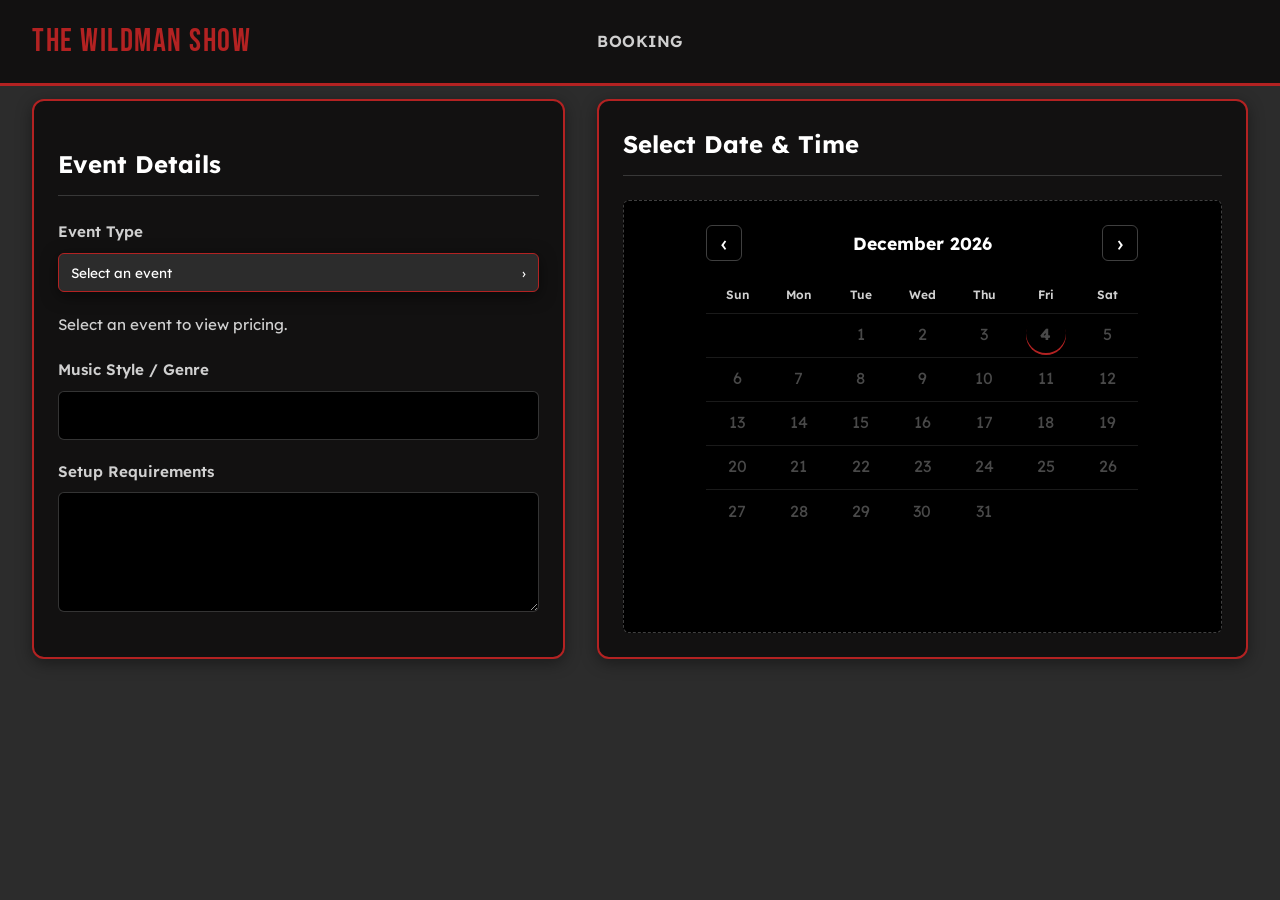
<file: index.html>
<!DOCTYPE html>
<html lang="en">
<head>
  <meta charset="UTF-8">
  <meta name="viewport" content="width=device-width, initial-scale=1.0">
  <title>Book Event</title>
  <link rel="stylesheet" href="global.css">
  <link rel="stylesheet" href="booking.css"> 
</head>
<body>

  <!-- Dynamic Navigation Insert Container -->
  <div id="nav-insert"></div>

  <main>
    <div class="booking-container">
      <section class="booking-box info-box">
        <h2>Event Details</h2>
        <form class="booking-form">
          <div class="form-group event-type-group">
            <label id="event-type-label" for="event-type-trigger">Event Type</label>
            <select id="event-type" name="event-type" class="event-type-native" required tabindex="-1" aria-hidden="true">
              <option value="" selected disabled>Select an event</option>
              <option value="wedding">Wedding</option>
              <option value="party">Party</option>
              <option value="karaoke">Karaoke</option>
              <option value="photo-booth">Photo Booth</option>
            </select>
            <button type="button" class="event-type-trigger" id="event-type-trigger" role="combobox" aria-labelledby="event-type-label event-type-value" aria-haspopup="listbox" aria-expanded="false" aria-controls="event-type-menu">
              <span id="event-type-value">Select an event</span>
              <span aria-hidden="true">&rsaquo;</span>
            </button>
            <div class="event-type-menu" id="event-type-menu" role="listbox" aria-label="Event Type" hidden>
              <button type="button" role="option" data-event-type="wedding" aria-selected="false">Wedding</button>
              <button type="button" role="option" data-event-type="party" aria-selected="false">Party</button>
              <button type="button" role="option" data-event-type="karaoke" aria-selected="false">Karaoke</button>
              <button type="button" role="option" data-event-type="photo-booth" aria-selected="false">Photo Booth</button>
            </div>
            <div class="photo-booth-options" id="photo-booth-options" role="group" aria-label="Photo Booth options" hidden>
              <span>Choose a Photo Booth package</span>
              <button type="button" data-photo-option="digital">Digital — $450</button>
              <button type="button" data-photo-option="printing">Printing — $550</button>
            </div>
          </div>

          <div class="event-pricing" id="event-pricing" aria-live="polite">
            <span id="event-pricing-text">Select an event to view pricing.</span>
            <button type="button" class="change-photo-option" id="change-photo-option" hidden>
              Change Photo Booth option
            </button>
          </div>

          <div class="form-group">
            <label for="music-preference">Music Style / Genre</label>
            <input type="text" id="music-preference" name="music-preference">
          </div>

          <div class="form-group">
            <label for="setup-type">Setup Requirements</label>
            <textarea id="setup-type" name="setup-type" rows="4"></textarea>
          </div>
        </form>
      </section>

      <section class="booking-box calendar-box">
        <div class="calendar-box-header">
          <h2>Select Date &amp; Time</h2>
          <button type="button" id="back-to-calendar" hidden>Back to calendar</button>
          <button type="button" id="back-to-times" hidden>Back to available times</button>
        </div>
        <div class="cal-embed-placeholder" id="calendar-container">
          <div class="calendar-stage" id="calendar-stage">
            <div class="calendar-month">
              <button type="button" id="previous-month" aria-label="Previous month">&lsaquo;</button>
              <h3 id="calendar-month-label" aria-live="polite"></h3>
              <button type="button" id="next-month" aria-label="Next month">&rsaquo;</button>
            </div>
            <table class="month-grid" aria-label="Monthly calendar">
              <thead>
                <tr>
                  <th scope="col">Sun</th>
                  <th scope="col">Mon</th>
                  <th scope="col">Tue</th>
                  <th scope="col">Wed</th>
                  <th scope="col">Thu</th>
                  <th scope="col">Fri</th>
                  <th scope="col">Sat</th>
                </tr>
              </thead>
              <tbody id="calendar-days"></tbody>
            </table>
            <p class="calendar-status" id="calendar-status" aria-live="polite" hidden></p>
          </div>
          <div class="times-stage" id="times-stage" hidden>
            <div class="times-stage-header">
              <h3 id="times-date-label"></h3>
            </div>
            <div class="time-options" id="time-options" aria-label="Available times"></div>
            <p class="calendar-status" id="times-status" aria-live="polite" hidden></p>
          </div>
          <div class="confirmation-stage" id="confirmation-stage" hidden>
            <iframe id="booking-calendar" title="Cal.com booking details" tabindex="-1"></iframe>
          </div>
        </div>
      </section>

    </div>
  </main>

  <script src="nav.js"></script>
  <script src="booking.js"></script>
</body>
</html>
</file>
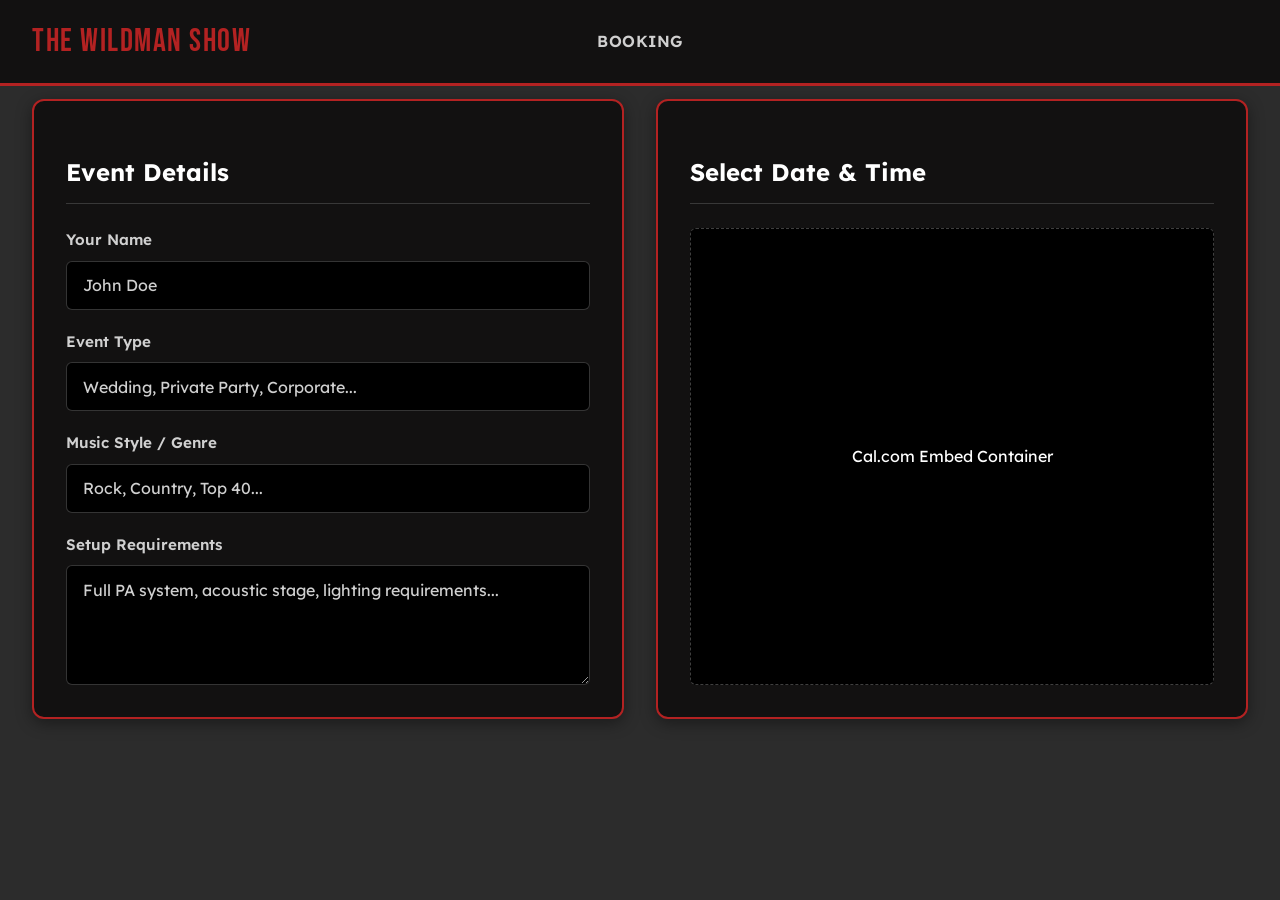
<file: functions/booking/booking.html>
<!DOCTYPE html>
<html lang="en">
<head>
  <meta charset="UTF-8">
  <meta name="viewport" content="width=device-width, initial-scale=1.0">
  <title>Book Event</title>
  <link rel="stylesheet" href="booking.css"> 
</head>
<body>

  <!-- Dynamic Navigation Insert Container -->
  <div id="nav-insert"></div>

  <main>
    <div class="booking-container">
      
      <!-- Left Side: Event Details Info Box -->
      <section class="booking-box info-box">
        <h2>Event Details</h2>
        <form class="booking-form">
          
          <div class="form-group">
            <label for="client-name">Your Name</label>
            <input type="text" id="client-name" placeholder="John Doe" required>
          </div>

          <div class="form-group">
            <label for="event-type">Event Type</label>
            <input type="text" id="event-type" placeholder="Wedding, Private Party, Corporate..." required>
          </div>

          <div class="form-group">
            <label for="music-preference">Music Style / Genre</label>
            <input type="text" id="music-preference" placeholder="Rock, Country, Top 40...">
          </div>

          <div class="form-group">
            <label for="setup-type">Setup Requirements</label>
            <textarea id="setup-type" rows="4" placeholder="Full PA system, acoustic stage, lighting requirements..."></textarea>
          </div>

        </form>
      </section>

      <!-- Right Side: Calendar Box for Cal.com -->
      <section class="booking-box calendar-box">
        <h2>Select Date & Time</h2>
        <div class="cal-embed-placeholder">
          <p>Cal.com Embed Container</p>
        </div>
      </section>

    </div>
  </main>

  <script src="/nav.js"></script>
</body>
</html>
</file>
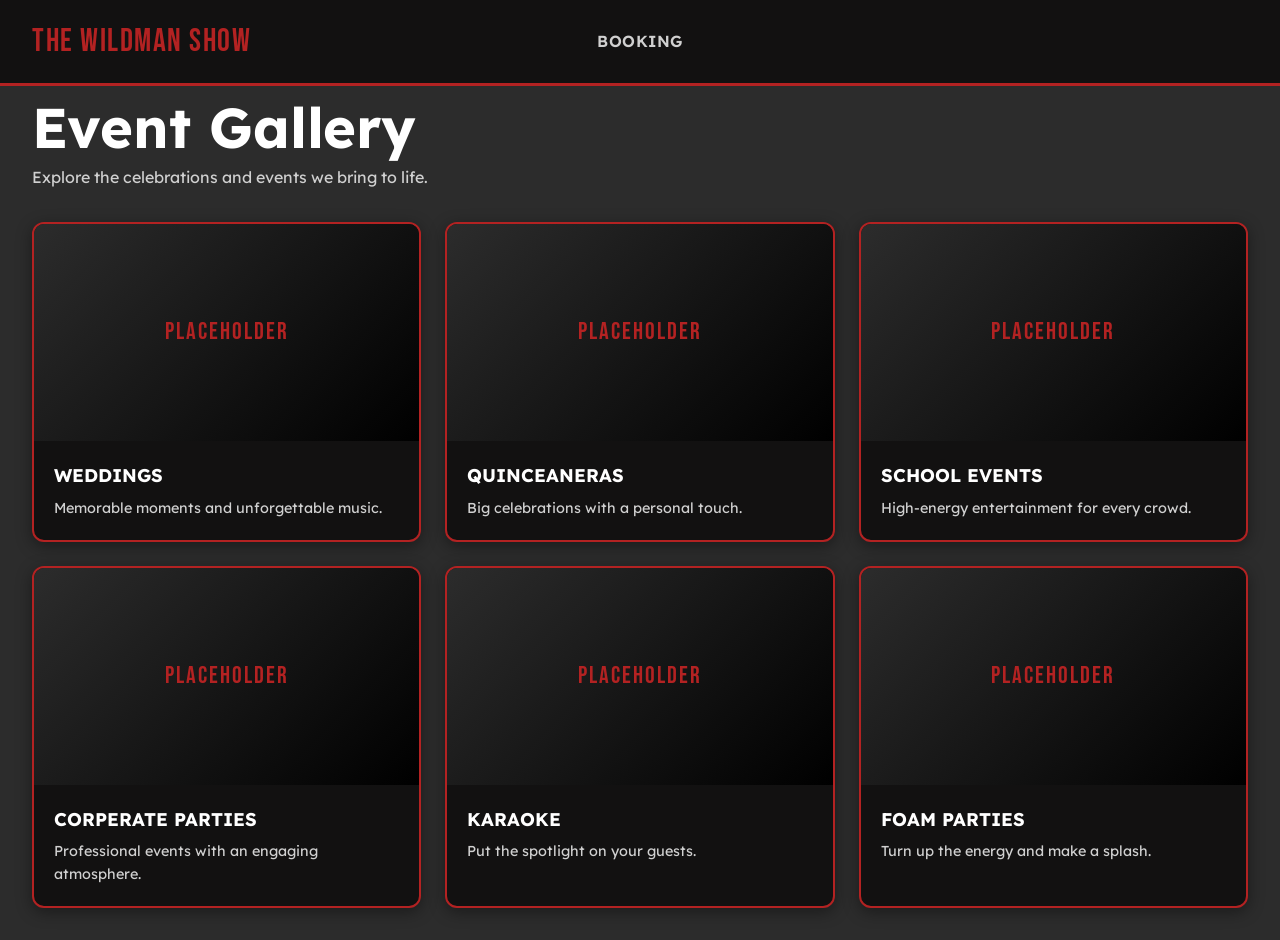
<file: functions/gallery/gallery.html>
<!DOCTYPE html>
<html lang="en">
<head>
  <meta charset="UTF-8">
  <meta name="viewport" content="width=device-width, initial-scale=1.0">
  <title>Event Gallery</title>
  <link rel="stylesheet" href="gallery.css">
</head>
<body>

  <div id="nav-insert"></div>

  <main>
    <section class="gallery-header">
      <h1>Event Gallery</h1>
      <p>Explore the celebrations and events we bring to life.</p>
    </section>

    <section class="gallery-grid" aria-label="Event gallery categories">
      <a class="gallery-card" href="#">
        <div class="gallery-placeholder" aria-hidden="true">PLACEHOLDER</div>
        <div class="gallery-card-content">
          <h2>WEDDINGS</h2>
          <p>Memorable moments and unforgettable music.</p>
        </div>
      </a>

      <a class="gallery-card" href="#">
        <div class="gallery-placeholder" aria-hidden="true">PLACEHOLDER</div>
        <div class="gallery-card-content">
          <h2>QUINCEANERAS</h2>
          <p>Big celebrations with a personal touch.</p>
        </div>
      </a>

      <a class="gallery-card" href="#">
        <div class="gallery-placeholder" aria-hidden="true">PLACEHOLDER</div>
        <div class="gallery-card-content">
          <h2>SCHOOL EVENTS</h2>
          <p>High-energy entertainment for every crowd.</p>
        </div>
      </a>

      <a class="gallery-card" href="#">
        <div class="gallery-placeholder" aria-hidden="true">PLACEHOLDER</div>
        <div class="gallery-card-content">
          <h2>CORPERATE PARTIES</h2>
          <p>Professional events with an engaging atmosphere.</p>
        </div>
      </a>

      <a class="gallery-card" href="#">
        <div class="gallery-placeholder" aria-hidden="true">PLACEHOLDER</div>
        <div class="gallery-card-content">
          <h2>KARAOKE</h2>
          <p>Put the spotlight on your guests.</p>
        </div>
      </a>

      <a class="gallery-card" href="#">
        <div class="gallery-placeholder" aria-hidden="true">PLACEHOLDER</div>
        <div class="gallery-card-content">
          <h2>FOAM PARTIES</h2>
          <p>Turn up the energy and make a splash.</p>
        </div>
      </a>
    </section>
  </main>

  <script src="/nav.js"></script>
</body>
</html>
</file>
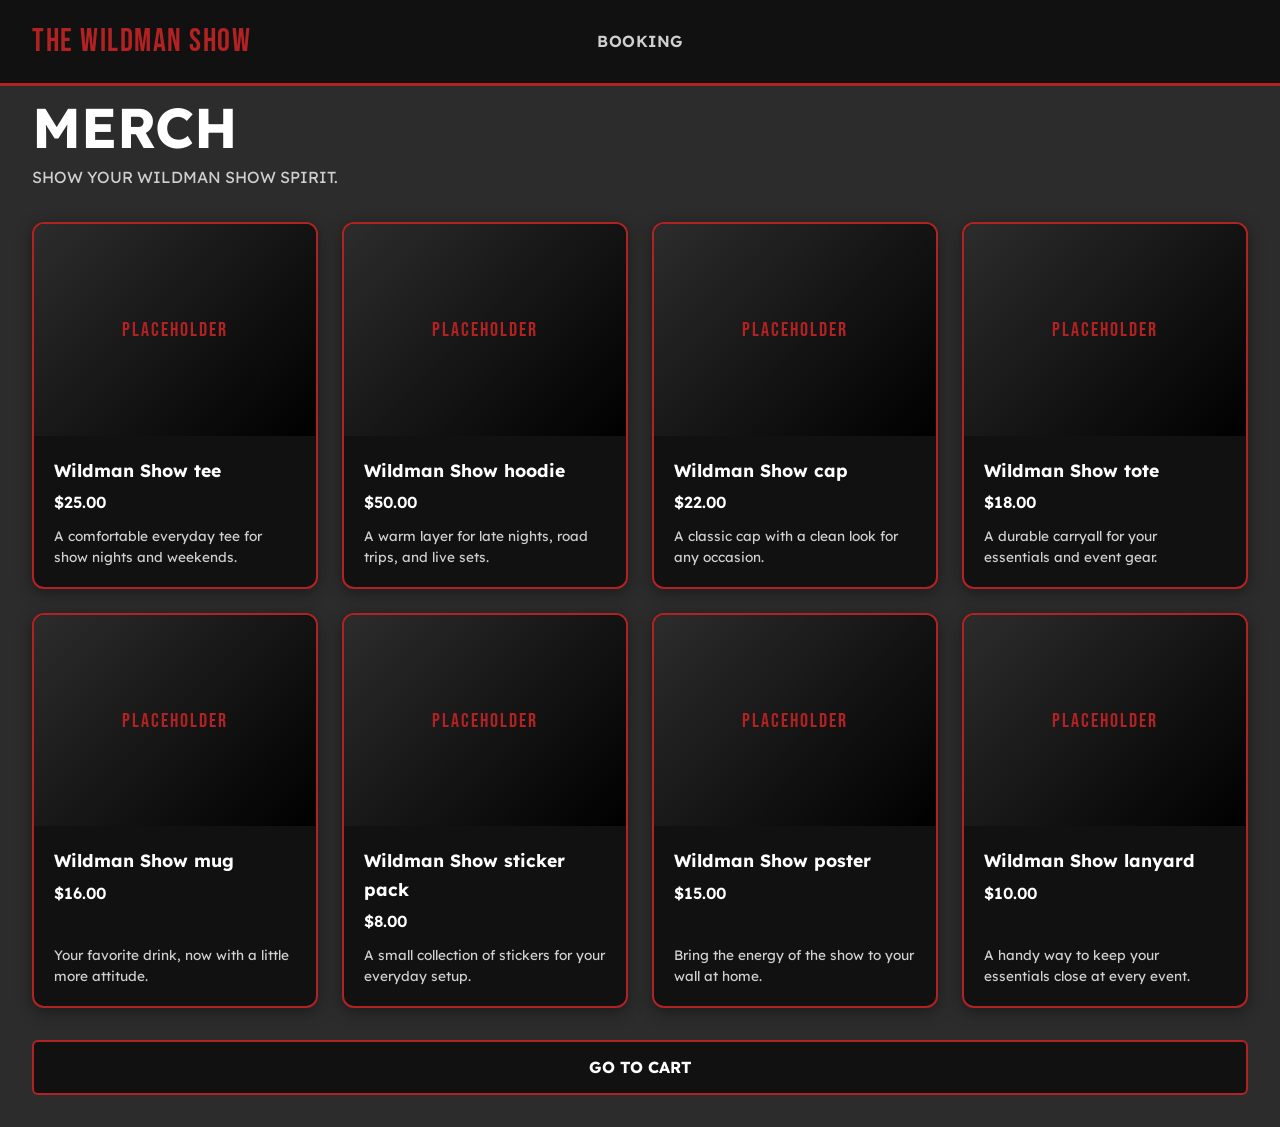
<file: functions/merch/merch.html>
<!DOCTYPE html>
<html lang="en">
<head> 
  <meta charset="UTF-8">
  <meta name="viewport" content="width=device-width, initial-scale=1.0">
  <title>Merch</title>
  <link rel="stylesheet" href="merch.css">
</head>
<body>

  <div id="nav-insert"></div>

  <main>
    <section class="merch-header">
      <h1>MERCH</h1>
      <p>SHOW YOUR WILDMAN SHOW SPIRIT.</p>
    </section>

    <section class="merch-grid" aria-label="Merchandise">
      <a class="merch-card" href="#" aria-label="View Wildman Show tee">
        <div class="product-placeholder" aria-hidden="true">PLACEHOLDER</div>
        <div class="product-content">
          <h2>Wildman Show tee</h2>
          <p class="product-price">$25.00</p>
          <p class="product-description">A comfortable everyday tee for show nights and weekends.</p>
        </div>
      </a>

      <a class="merch-card" href="#" aria-label="View Wildman Show hoodie">
        <div class="product-placeholder" aria-hidden="true">PLACEHOLDER</div>
        <div class="product-content">
          <h2>Wildman Show hoodie</h2>
          <p class="product-price">$50.00</p>
          <p class="product-description">A warm layer for late nights, road trips, and live sets.</p>
        </div>
      </a>

      <a class="merch-card" href="#" aria-label="View Wildman Show cap">
        <div class="product-placeholder" aria-hidden="true">PLACEHOLDER</div>
        <div class="product-content">
          <h2>Wildman Show cap</h2>
          <p class="product-price">$22.00</p>
          <p class="product-description">A classic cap with a clean look for any occasion.</p>
        </div>
      </a>

      <a class="merch-card" href="#" aria-label="View Wildman Show tote">
        <div class="product-placeholder" aria-hidden="true">PLACEHOLDER</div>
        <div class="product-content">
          <h2>Wildman Show tote</h2>
          <p class="product-price">$18.00</p>
          <p class="product-description">A durable carryall for your essentials and event gear.</p>
        </div>
      </a>

      <a class="merch-card" href="#" aria-label="View Wildman Show mug">
        <div class="product-placeholder" aria-hidden="true">PLACEHOLDER</div>
        <div class="product-content">
          <h2>Wildman Show mug</h2>
          <p class="product-price">$16.00</p>
          <p class="product-description">Your favorite drink, now with a little more attitude.</p>
        </div>
      </a>

      <a class="merch-card" href="#" aria-label="View Wildman Show sticker pack">
        <div class="product-placeholder" aria-hidden="true">PLACEHOLDER</div>
        <div class="product-content">
          <h2>Wildman Show sticker pack</h2>
          <p class="product-price">$8.00</p>
          <p class="product-description">A small collection of stickers for your everyday setup.</p>
        </div>
      </a>

      <a class="merch-card" href="#" aria-label="View Wildman Show poster">
        <div class="product-placeholder" aria-hidden="true">PLACEHOLDER</div>
        <div class="product-content">
          <h2>Wildman Show poster</h2>
          <p class="product-price">$15.00</p>
          <p class="product-description">Bring the energy of the show to your wall at home.</p>
        </div>
      </a>

      <a class="merch-card" href="#" aria-label="View Wildman Show lanyard">
        <div class="product-placeholder" aria-hidden="true">PLACEHOLDER</div>
        <div class="product-content">
          <h2>Wildman Show lanyard</h2>
          <p class="product-price">$10.00</p>
          <p class="product-description">A handy way to keep your essentials close at every event.</p>
        </div>
      </a>
    </section>

    <div class="cart-action">
      <a class="cart-button" href="#">GO TO CART</a>
    </div>
  </main>

  <script src="/nav.js"></script>
</body>
</html>
</file>
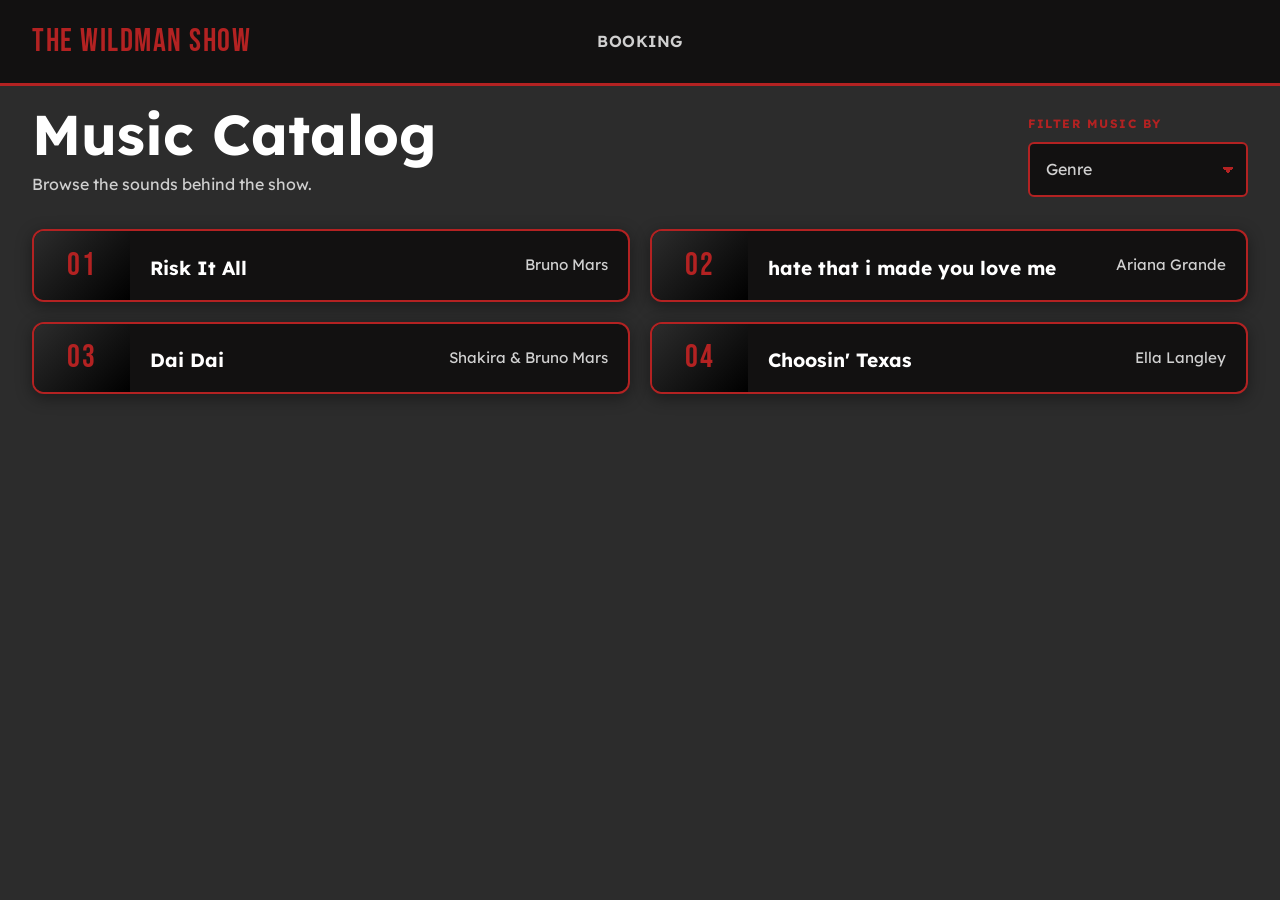
<file: functions/music/music.html>
<!DOCTYPE html>
<html lang="en">
<head>
  <meta charset="UTF-8">
  <meta name="viewport" content="width=device-width, initial-scale=1.0">
  <title>Music Catalog</title>
  <link rel="stylesheet" href="music.css">
</head>
<body>

  <div id="nav-insert"></div>

  <main>
    <section class="catalog-header">
      <div>
        <h1>Music Catalog</h1>
        <p class="catalog-intro">Browse the sounds behind the show.</p>
      </div>

      <label class="filter-control" for="music-filter">
        <span>FILTER MUSIC BY</span>
        <select id="music-filter" aria-label="Filter music by">
          <option>Genre</option>
          <option>Decade</option>
          <option>Artist</option>
          <option>Title</option>
        </select>
      </label>
    </section>

    <section class="music-grid" aria-label="Music catalog">
      <article class="music-card">
        <div class="album-placeholder" aria-hidden="true">01</div>
        <div class="music-card-content">
          <h2>Risk It All</h2>
        </div>
        <p class="artist-name">Bruno Mars</p>
      </article>

      <article class="music-card">
        <div class="album-placeholder" aria-hidden="true">02</div>
        <div class="music-card-content">
          <h2>hate that i made you love me</h2>
        </div>
        <p class="artist-name">Ariana Grande</p>
      </article>

      <article class="music-card">
        <div class="album-placeholder" aria-hidden="true">03</div>
        <div class="music-card-content">
          <h2>Dai Dai</h2>
        </div>
        <p class="artist-name">Shakira & Bruno Mars</p>
      </article>

      <article class="music-card">
        <div class="album-placeholder" aria-hidden="true">04</div>
        <div class="music-card-content">
          <h2>Choosin' Texas</h2>
        </div>
        <p class="artist-name">Ella Langley</p>
      </article>
    </section>
  </main>

  <script src="/nav.js"></script>
</body>
</html>
</file>
<file: global.css>
@import url('https://fonts.googleapis.com/css2?family=Bebas+Neue&family=Lexend:wght@300;400;500;600;700&display=swap');

/* Color Palette Variables */
:root {
  --color-primary: #2C2C2C;
  --color-secondary: #121111;
  --color-accent: #B32222;
  --color-secondary-accent: #D0D0D0;

  --bg-main: var(--color-primary);
  --text-main: #FFFFFF;
  --text-muted: var(--color-secondary-accent);
  --border-radius: 12px;
}

body {
  margin: 0;
  padding: 0;
  font-family: 'Lexend', sans-serif;
  background-color: var(--bg-main);
  color: var(--text-main);
  line-height: 1.6;
  width: 100%;
  overflow-x: hidden;
}

*,
*::before,
*::after {
  box-sizing: border-box;
}

/* Nav Container Insert */
#nav-insert {
  height: 67px;
  width: 100%;
}

/* Full-width Main Layout */
main {
  width: 100%;
  padding: 2rem 2rem;
}

/* Full-width Banner Widget */
.hero-banner {
  position: relative;
  width: 100%;
  height: 360px;
  border-radius: var(--border-radius);
  overflow: hidden;
  margin-bottom: 2rem;
  background-color: var(--color-primary);
  box-shadow: 0 8px 24px rgba(0, 0, 0, 0.4);
  border: 1px solid rgba(255, 255, 255, 0.05);
}

.hero-banner img {
  width: 100%;
  height: 100%;
  object-fit: cover;
  object-position: center;
  display: block;
}

.banner-overlay {
  position: absolute;
  inset: 0;
  background: linear-gradient(180deg, rgba(69, 39, 39, 0.3) 0%, rgba(44, 44, 44, 0.9) 100%);
  display: flex;
  flex-direction: column;
  justify-content: flex-end;
  padding: 2.5rem;
}

.banner-overlay h1 {
  font-size: 2.5rem;
  margin-bottom: 0.5rem;
}

.banner-overlay p {
  color: var(--color-secondary-accent);
  font-size: 1.1rem;
}

/* Photo Cards Grid Layout */
.card-grid {
  display: grid;
  grid-template-columns: repeat(3, 1fr);
  gap: 1.5rem;
  width: 100%;
}

/* Widget Card Styling */
.widget-card {
  background-color: var(--color-primary);
  border-radius: var(--border-radius);
  overflow: hidden;
  display: flex;
  flex-direction: column;
  border: 1px solid rgba(208, 208, 208, 0.1);
  box-shadow: 0 4px 16px rgba(0, 0, 0, 0.3);
  transition: transform 0.2s ease, box-shadow 0.2s ease, border-color 0.2s ease;
}

.widget-card:hover {
  transform: translateY(-4px);
  box-shadow: 0 8px 24px rgba(179, 34, 34, 0.25);
  border-color: var(--color-accent);
}

.card-image-wrapper {
  width: 100%;
  height: 240px;
  background-color: var(--color-secondary);
  overflow: hidden;
}

.card-image-wrapper img {
  width: 100%;
  height: 100%;
  object-fit: cover;
}

.card-content {
  padding: 1.5rem;
  display: flex;
  flex-direction: column;
  flex-grow: 1;
}

.card-content h3 {
  font-size: 1.25rem;
  margin-bottom: 0.5rem;
  color: var(--text-main);
}

.card-content p {
  color: var(--color-secondary-accent);
  font-size: 0.95rem;
  margin-bottom: 1.25rem;
  flex-grow: 1;
}

.card-btn {
  display: inline-block;
  background-color: var(--color-secondary);
  color: var(--text-main);
  text-align: center;
  padding: 0.6rem 1rem;
  border-radius: 6px;
  text-decoration: none;
  font-weight: 600;
  border: 1px solid var(--color-accent);
  transition: background-color 0.2s ease;
}

.card-btn:hover {
  background-color: var(--color-accent);
}

/* Header & Navigation */
header {
  background-color: var(--color-secondary);
  padding: 1rem 2rem;
  border-bottom: 3px solid var(--color-accent);
  left: 0;
  position: fixed;
  top: 0;
  width: 100%;
  z-index: 100;
}

.nav-container {
  display: grid;
  grid-template-columns: 1fr auto 1fr;
  align-items: center;
  width: 100%;
}

.menu-toggle {
  display: none;
}

.logo {
  grid-column: 1;
  justify-self: start;
  font-family: 'Bebas Neue', sans-serif;
  font-size: 2rem;
  font-weight: 400;
  color: var(--color-accent);
  text-decoration: none;
  text-transform: uppercase;
  letter-spacing: 1.5px;
}

.site-nav {
  grid-column: 2;
  justify-self: center;
  display: flex;
  gap: 1.5rem;
}

.nav-actions {
  align-items: center;
  display: flex;
  gap: 0.6rem;
  grid-column: 3;
  justify-self: end;
}

.nav-action {
  background-color: var(--color-secondary);
  border: 1px solid var(--color-accent);
  border-radius: 6px;
  color: var(--text-main);
  cursor: pointer;
  font: inherit;
  font-size: 0.8rem;
  font-weight: 600;
  letter-spacing: 0.5px;
  padding: 0.45rem 0.75rem;
  transition: background-color 0.2s ease, color 0.2s ease;
}

.nav-action:hover {
  background-color: var(--color-accent);
}

.action-short {
  display: none;
}


.nav-link {
  color: var(--color-secondary-accent);
  text-decoration: none;
  font-weight: 600;
  letter-spacing: 0.5px;
  transition: color 0.3s ease;
}

.nav-link:hover {
  color: var(--color-accent);
}

.sr-only {
  position: absolute;
  width: 1px;
  height: 1px;
  padding: 0;
  margin: -1px;
  overflow: hidden;
  clip: rect(0, 0, 0, 0);
  white-space: nowrap;
  border: 0;
}

/* Mobile Configurations */
@media (max-width: 768px) {
  #nav-insert {
    height: 59px;
  }

  header {
    padding: 0.75rem 1rem;
  }

  .nav-container {
    display: flex;
    justify-content: space-between;
    position: relative;
  }

  .logo {
    font-size: 1.35rem;
    letter-spacing: 1px;
  }

  .menu-toggle {
    align-items: center;
    background: transparent;
    border: 0;
    cursor: pointer;
    display: flex;
    flex-direction: column;
    gap: 4px;
    padding: 0.4rem;
    position: relative;
    z-index: 30;
  }

  .nav-actions {
    gap: 0.4rem;
    margin-left: auto;
    order: 2;
  }

  .nav-action {
    align-items: center;
    display: flex;
    height: 32px;
    justify-content: center;
    padding: 0;
    width: 32px;
  }

  .action-label {
    display: none;
  }

  .action-short {
    display: inline;
    font-size: 0.8rem;
  }

  .menu-toggle {
    order: 3;
  }

  .menu-toggle > span:not(.sr-only) {
    background-color: var(--color-secondary-accent);
    display: block;
    height: 2px;
    width: 24px;
  }

  .site-nav {
    background-color: var(--color-secondary);
    border-top: 1px solid rgba(208, 208, 208, 0.15);
    align-items: stretch;
    display: flex;
    flex-direction: column;
    gap: 0;
    height: 100vh;
    justify-content: flex-start;
    right: 0;
    padding: 5rem 2rem 2rem;
    position: fixed;
    top: 0;
    transform: translateX(100%);
    transition: transform 0.25s ease;
    visibility: hidden;
    width: 100vw;
    z-index: 20;
  }

  .site-nav.is-open {
    transform: translateX(0);
    visibility: visible;
  }

  .site-nav .nav-link {
    font-size: 1.2rem;
    padding: 1rem 0;
    text-align: left;
  }

  body.nav-open {
    overflow: hidden;
  }

  main {
    padding: 0.75rem; /* Slightly reduced padding so cards extend closer to screen edges */
  }

  /* Banner image stretched to full screen width and taller height */
  .hero-banner {
    width: 100%;       /* Full width across screen */
    height: 450px;     /* Extended height to reach the red line area */
    margin: 0 0 1.5rem 0; 
  }

  .hero-banner img {
    width: 100%;
    height: 100%;
    object-fit: cover;
    object-position: center;
  }

  .banner-overlay {
    padding: 1.5rem;
  }

  .banner-overlay h1 {
    font-size: 1.75rem;
  }

  .banner-overlay p {
    font-size: 0.95rem;
  }

  /* Two cards across layout */
  .card-grid {
    grid-template-columns: repeat(2, 1fr);
    gap: 0.75rem;
  }

  .card-image-wrapper {
    height: 130px;
  }

  .card-content {
    padding: 0.85rem;
  }

  .card-content h3 {
    font-size: 1rem;
    margin-bottom: 0.25rem;
  }

  .card-content p {
    font-size: 0.8rem;
    margin-bottom: 0.75rem;
  }

  .card-btn {
    padding: 0.4rem 0.6rem;
    font-size: 0.8rem;
  }
}
</file>
<file: booking.css>
/* ==========================================
   Booking Page Styles (booking.css)
   ========================================== */

/* Keep event details on the left and the calendar on the right. */
.booking-container {
  display: grid;
  grid-template-columns: minmax(0, 0.9fr) minmax(0, 1.1fr);
  align-items: stretch;
  gap: 2rem;
  width: 100%;
}

/* 
   Main Outer Boxes
   - Secondary color background with accent color border
*/
.booking-box {
  background-color: var(--color-secondary);
  border: 2px solid var(--color-accent);
  border-radius: var(--border-radius);
  padding: 1.5rem;
  box-shadow: 0 4px 16px rgba(0, 0, 0, 0.4);
  display: flex;
  flex-direction: column;
  height: 560px;
}

/* Box Titles */
.booking-box h2 {
  color: var(--text-main);
  font-size: 1.5rem;
  font-weight: 700;
  margin-bottom: 1.5rem;
  padding-bottom: 0.75rem;
  border-bottom: 1px solid rgba(208, 208, 208, 0.2);
}

.calendar-box-header {
  display: flex;
  align-items: flex-start;
  justify-content: space-between;
  gap: 1rem;
  margin-bottom: 1.5rem;
  padding-bottom: 0.75rem;
  border-bottom: 1px solid rgba(208, 208, 208, 0.2);
}

.calendar-box-header h2 {
  margin: 0;
  padding: 0;
  border: 0;
}

.form-group {
  display: flex;
  flex-direction: column;
  gap: 0.5rem;
}

.booking-form {
  display: flex;
  flex-direction: column;
  gap: 1.25rem;
}

.form-group label {
  color: var(--color-secondary-accent);
  font-size: 0.95rem;
  font-weight: 600;
}

.booking-form input,
.booking-form select,
.booking-form textarea {
  width: 100%;
  background-color: #000000;
  color: #FFFFFF;
  border: 1px solid rgba(208, 208, 208, 0.25);
  border-radius: 6px;
  padding: 0.85rem 1rem;
  font-family: inherit;
  font-size: 1rem;
  outline: none;
  transition: border-color 0.2s ease, box-shadow 0.2s ease;
}

.event-type-native {
  position: absolute;
  width: 1px;
  height: 1px;
  padding: 0;
  overflow: hidden;
  clip: rect(0, 0, 0, 0);
  white-space: nowrap;
  border: 0;
}

.event-type-trigger {
  display: flex;
  align-items: center;
  justify-content: space-between;
  width: 100%;
  padding: 0.5rem 0.75rem;
  background: #2C2C2C;
  border: 1px solid var(--color-accent);
  border-radius: 6px;
  color: var(--text-main);
  box-shadow: 0 4px 16px rgba(0, 0, 0, 0.5);
  cursor: pointer;
  font: inherit;
  font-size: 0.85rem;
  text-align: left;
}

.event-type-menu {
  position: absolute;
  top: calc(100% + 0.5rem);
  right: 0;
  z-index: 101;
  display: flex;
  flex-direction: column;
  gap: 0.4rem;
  width: min(100%, 250px);
  padding: 0.75rem;
  background: #2C2C2C;
  border: 1px solid var(--color-accent);
  border-radius: 6px;
  box-shadow: 0 4px 16px rgba(0, 0, 0, 0.5);
  color: var(--text-main);
  font-size: 0.85rem;
}

.event-type-menu[hidden] {
  display: none;
}

.event-type-menu button {
  width: 100%;
  padding: 0.5rem;
  background: var(--color-secondary);
  border: 1px solid rgba(208, 208, 208, 0.25);
  border-radius: 4px;
  color: var(--text-main);
  cursor: pointer;
  font: inherit;
  text-align: left;
}

.booking-form textarea {
  resize: vertical;
  min-height: 120px;
}

.booking-form input:focus,
.booking-form select:focus,
.booking-form textarea:focus {
  border-color: var(--color-accent);
  box-shadow: 0 0 8px rgba(179, 34, 34, 0.4);
}

.event-type-group {
  position: relative;
}

.event-type-group.has-event-menu,
.event-type-group.has-photo-options {
  z-index: 100;
}

.event-pricing {
  color: var(--color-secondary-accent);
  font-size: 0.95rem;
  line-height: 1.7;
}

.event-pricing strong {
  color: var(--text-main);
}

.photo-booth-options {
  position: absolute;
  top: calc(100% + 0.5rem);
  right: 0;
  z-index: 101;
  display: flex;
  flex-direction: column;
  gap: 0.4rem;
  width: min(100%, 250px);
  padding: 0.75rem;
  background: #2C2C2C;
  border: 1px solid var(--color-accent);
  border-radius: 6px;
  box-shadow: 0 4px 16px rgba(0, 0, 0, 0.5);
  color: var(--text-main);
  font-size: 0.85rem;
}

.photo-booth-options[hidden] {
  display: none;
}

.photo-booth-options button {
  width: 100%;
  padding: 0.5rem;
  background: var(--color-secondary);
  border: 1px solid rgba(208, 208, 208, 0.25);
  border-radius: 4px;
  color: var(--text-main);
  cursor: pointer;
  font: inherit;
  text-align: left;
}

.photo-booth-options button,
.event-type-menu button {
  font-size: 0.85rem;
}

.photo-booth-options button:hover,
.photo-booth-options button:focus-visible {
  border-color: var(--color-accent);
  background: var(--color-accent);
}

.change-photo-option {
  display: block;
  margin-top: 0.5rem;
  padding: 0;
  background: transparent;
  border: 0;
  color: var(--color-secondary-accent);
  cursor: pointer;
  font: inherit;
  font-size: 0.85rem;
  text-decoration: underline;
}

.change-photo-option:hover,
.change-photo-option:focus-visible {
  color: var(--text-main);
}

.change-photo-option[hidden] {
  display: none;
}

/* Right Calendar Box Container */
.cal-embed-placeholder {
  position: relative;
  flex: 1;
  min-height: 0;
  background-color: #000000;
  border: 1px dashed rgba(208, 208, 208, 0.3);
  border-radius: 6px;
  color: #FFFFFF;
  overflow-y: auto;
  overflow-x: hidden;
}

.calendar-stage,
.times-stage,
.confirmation-stage {
  max-width: 480px;
  margin: 0 auto;
  padding: 1.5rem;
}

.times-stage {
  max-width: none;
}

.calendar-stage[hidden],
.times-stage[hidden],
.confirmation-stage[hidden] {
  display: none;
}

.calendar-month {
  display: flex;
  align-items: center;
  justify-content: space-between;
  gap: 1rem;
  margin-bottom: 1rem;
}

.calendar-month h3 {
  margin: 0;
  font-size: 1.1rem;
}

.calendar-month button {
  width: 2.25rem;
  height: 2.25rem;
  background: transparent;
  border: 1px solid rgba(208, 208, 208, 0.3);
  border-radius: 6px;
  color: var(--text-main);
  cursor: pointer;
  font: inherit;
  font-size: 1.4rem;
  line-height: 1;
}

.calendar-month button:hover,
.calendar-month button:focus-visible {
  border-color: var(--color-accent);
  background: var(--color-accent);
}

.month-grid {
  width: 100%;
  border-collapse: collapse;
  table-layout: fixed;
  text-align: center;
}

.month-grid th {
  padding: 0.5rem 0.1rem;
  color: var(--color-secondary-accent);
  font-size: 0.75rem;
  font-weight: 600;
}

.month-grid td {
  height: 2.75rem;
  border-top: 1px solid rgba(208, 208, 208, 0.12);
}

.calendar-day {
  width: 2.5rem;
  height: 2.5rem;
  padding: 0;
  background: transparent;
  border: 0;
  border-radius: 50%;
  color: var(--text-main);
  cursor: pointer;
  font: inherit;
}

.calendar-day:hover:not(:disabled),
.calendar-day:focus-visible {
  background: var(--color-accent);
}

.calendar-day:disabled {
  color: rgba(208, 208, 208, 0.35);
  cursor: default;
}

.calendar-day.is-today {
  box-shadow: inset 0 -2px var(--color-accent);
  font-weight: 700;
}

.calendar-day.is-available {
  background: rgba(179, 34, 34, 0.22);
  box-shadow: inset 0 0 0 1px var(--color-accent);
}

.calendar-day.is-available:hover,
.calendar-day.is-available:focus-visible {
  background: var(--color-accent);
}

.calendar-day.is-selected {
  background: var(--color-accent);
}

.calendar-status {
  margin: 1rem 0 0;
  color: var(--color-secondary-accent);
  font-size: 0.9rem;
  text-align: center;
}

.calendar-status[hidden] {
  display: none;
}

.times-stage-header {
  display: flex;
  align-items: center;
  justify-content: flex-start;
  gap: 1rem;
  margin-bottom: 1rem;
}

.times-stage-header h3 {
  margin: 0;
  font-size: 1rem;
  text-align: left;
}

#back-to-calendar,
#back-to-times {
  padding: 0.5rem 0.75rem;
  background: transparent;
  border: 1px solid rgba(208, 208, 208, 0.3);
  border-radius: 6px;
  color: var(--text-main);
  cursor: pointer;
  font: inherit;
  font-size: 0.85rem;
}

#back-to-calendar:hover,
#back-to-times:hover,
#back-to-calendar:focus-visible,
#back-to-times:focus-visible {
  border-color: var(--color-accent);
  background: var(--color-accent);
}

.time-options {
  display: grid;
  grid-template-columns: repeat(auto-fit, minmax(120px, 1fr));
  gap: 0.6rem;
}

.time-option {
  width: 100%;
  padding: 0.75rem 1rem;
  background: #000000;
  border: 1px solid rgba(208, 208, 208, 0.3);
  border-radius: 6px;
  color: var(--text-main);
  cursor: pointer;
  font: inherit;
  text-align: center;
}

.time-option:hover,
.time-option:focus-visible {
  border-color: var(--color-accent);
  background: var(--color-accent);
}

.confirmation-stage {
  max-width: none;
}

#booking-calendar {
  display: block;
  width: 100%;
  height: 760px;
  min-height: 760px;
  border: 0;
  background: #000000;
}

#booking-calendar.is-availability-source {
  position: fixed;
  top: 0;
  left: -10000px;
  width: 1px;
  height: 1px;
  min-height: 1px;
  opacity: 0;
  pointer-events: none;
}

/* Mobile Responsiveness */
@media (max-width: 868px) {
  .booking-container {
    grid-template-columns: 1fr;
    gap: 1.5rem;
  }
}

@media (max-width: 520px) {
  .booking-box {
    padding: 1rem;
  }

  .calendar-stage,
  .times-stage,
  .confirmation-stage {
    padding: 1rem;
  }
}
</file>
<file: functions/booking/booking.css>
/* ==========================================
   Booking Page Styles (booking.css)
   ========================================== */

/* Main 2-Column Grid Layout */
.booking-container { 
  display: grid;
  grid-template-columns: 1fr 1fr;
  gap: 2rem;
  width: 100%;
  align-items: stretch;
}

/* 
   Main Outer Boxes
   - Secondary color background with accent color border
*/
.booking-box {
  background-color: var(--color-secondary);
  border: 2px solid var(--color-accent);
  border-radius: var(--border-radius);
  padding: 2rem;
  box-shadow: 0 4px 16px rgba(0, 0, 0, 0.4);
  display: flex;
  flex-direction: column;
}

/* Box Titles */
.booking-box h2 {
  color: var(--text-main);
  font-size: 1.5rem;
  font-weight: 700;
  margin-bottom: 1.5rem;
  padding-bottom: 0.75rem;
  border-bottom: 1px solid rgba(208, 208, 208, 0.2);
}

/* Form Layout inside Left Box */
.booking-form {
  display: flex;
  flex-direction: column;
  gap: 1.25rem;
  flex-grow: 1;
}

.form-group {
  display: flex;
  flex-direction: column;
  gap: 0.5rem;
}

.form-group label {
  color: var(--color-secondary-accent);
  font-size: 0.95rem;
  font-weight: 600;
}

/* 
   Text Boxes / Inputs
   - Pure black background
   - Secondary accent text (#FFFFFF)
*/
.booking-form input,
.booking-form textarea {
  width: 100%;
  background-color: #000000;
  color: #FFFFFF;
  border: 1px solid rgba(208, 208, 208, 0.25);
  border-radius: 6px;
  padding: 0.85rem 1rem;
  font-family: inherit;
  font-size: 1rem;
  outline: none;
  transition: border-color 0.2s ease, box-shadow 0.2s ease;
}

.booking-form textarea {
  resize: vertical;
  min-height: 120px;
}

.booking-form input::placeholder,
.booking-form textarea::placeholder {
  color: var(--color-secondary-accent);
}

/* Active Focus State for Text Boxes */
.booking-form input:focus,
.booking-form textarea:focus {
  border-color: var(--color-accent);
  box-shadow: 0 0 8px rgba(179, 34, 34, 0.4);
}

/* Right Calendar Box Container */
.cal-embed-placeholder {
  flex-grow: 1;
  min-height: 450px;
  background-color: #000000;
  border: 1px dashed rgba(208, 208, 208, 0.3);
  border-radius: 6px;
  display: flex;
  align-items: center;
  justify-content: center;
  color: #FFFFFF;
}

/* Mobile Responsiveness */
@media (max-width: 868px) {
  .booking-container {
    background-color: var(--color-secondary);
    border: 2px solid var(--color-accent);
    border-radius: var(--border-radius);
    box-shadow: 0 4px 16px rgba(0, 0, 0, 0.4);
    gap: 0;
    grid-template-columns: 1fr;
    overflow: hidden;
  }

  .booking-box {
    background-color: transparent;
    border: 0;
    border-radius: 0;
    box-shadow: none;
    padding: 1.5rem;
  }

  .booking-box + .booking-box {
    border-top: 1px solid rgba(208, 208, 208, 0.2);
  }

  .cal-embed-placeholder {
    min-height: 380px;
  }
}
</file>
<file: functions/gallery/gallery.css>
.gallery-header {
  margin-bottom: 2rem;
}

.gallery-header h1 {
  color: var(--text-main);
  font-size: clamp(2rem, 5vw, 3.5rem);
  line-height: 1;
  margin: 0 0 0.6rem;
}

.gallery-header p {
  color: var(--color-secondary-accent);
  margin: 0;
}

.gallery-grid {
  display: grid;
  gap: 1.5rem;
  grid-template-columns: repeat(3, minmax(0, 1fr));
}

.gallery-card {
  background-color: var(--color-secondary);
  border: 2px solid var(--color-accent);
  border-radius: var(--border-radius);
  box-shadow: 0 4px 16px rgba(0, 0, 0, 0.4);
  color: inherit;
  display: flex;
  flex-direction: column;
  overflow: hidden;
  text-decoration: none;
  transition: transform 0.2s ease, box-shadow 0.2s ease;
}

.gallery-card:hover {
  box-shadow: 0 8px 24px rgba(179, 34, 34, 0.25);
  transform: translateY(-4px);
}

.gallery-placeholder {
  align-items: center;
  aspect-ratio: 16 / 9;
  background: linear-gradient(135deg, var(--color-primary), #000000);
  color: var(--color-accent);
  display: flex;
  font-family: 'Bebas Neue', sans-serif;
  font-size: 1.5rem;
  justify-content: center;
  letter-spacing: 2px;
}

.gallery-card-content {
  padding: 1.25rem;
}

.gallery-card h2 {
  color: var(--text-main);
  font-size: 1.15rem;
  margin: 0 0 0.4rem;
}

.gallery-card p {
  color: var(--color-secondary-accent);
  font-size: 0.9rem;
  margin: 0;
}

@media (max-width: 868px) {
  .gallery-grid {
    grid-template-columns: repeat(2, minmax(0, 1fr));
  }
}

@media (max-width: 560px) {
  .gallery-grid {
    gap: 0.75rem;
  }

  .gallery-card-content {
    padding: 0.85rem;
  }

  .gallery-card h2 {
    font-size: 0.95rem;
  }

  .gallery-card p {
    font-size: 0.8rem;
  }
}
</file>
<file: functions/merch/merch.css>
.merch-header {
  margin-bottom: 2rem;
}

.merch-header h1 {
  color: var(--text-main);
  font-size: clamp(2rem, 5vw, 3.5rem);
  line-height: 1;
  margin: 0 0 0.6rem;
}

.merch-header p {
  color: var(--color-secondary-accent);
  margin: 0;
}

.merch-grid {
  display: grid;
  gap: 1.5rem;
  grid-template-columns: repeat(4, minmax(0, 1fr));
}

.merch-card {
  background-color: var(--color-secondary);
  border: 2px solid var(--color-accent);
  border-radius: var(--border-radius);
  box-shadow: 0 4px 16px rgba(0, 0, 0, 0.4);
  color: inherit;
  display: flex;
  flex-direction: column;
  overflow: hidden;
  text-decoration: none;
  transition: transform 0.2s ease, box-shadow 0.2s ease, border-color 0.2s ease;
}

.merch-card:hover,
.merch-card:focus-visible {
  border-color: var(--color-secondary-accent);
  box-shadow: 0 8px 24px rgba(179, 34, 34, 0.35);
  outline: none;
  transform: translateY(-4px);
}

.merch-card:active {
  transform: translateY(-1px) scale(0.99);
}

.product-placeholder {
  align-items: center;
  aspect-ratio: 4 / 3;
  background: linear-gradient(135deg, var(--color-primary), #000000);
  color: var(--color-accent);
  display: flex;
  font-family: 'Bebas Neue', sans-serif;
  font-size: 1.25rem;
  justify-content: center;
  letter-spacing: 2px;
}

.product-content {
  display: flex;
  flex-direction: column;
  flex-grow: 1;
  padding: 1.25rem;
}

.merch-card h2 {
  color: var(--text-main);
  font-size: 1.1rem;
  margin: 0 0 0.4rem;
}

.product-price {
  color: var(--text-main);
  font-size: 1rem;
  font-weight: 600;
  margin: 0 0 0.65rem;
}

.product-description {
  color: var(--color-secondary-accent);
  font-size: 0.85rem;
  line-height: 1.5;
  margin: auto 0 0;
}

.cart-action {
  width: 100%;
  margin-top: 2rem;
}

.cart-button {
  background-color: var(--color-secondary);
  border: 2px solid var(--color-accent);
  border-radius: 6px;
  color: var(--text-main);
  display: block;
  font-weight: 700;
  padding: 0.8rem 1.5rem;
  text-align: center;
  text-decoration: none;
  transition: background-color 0.2s ease, transform 0.2s ease;
  width: 100%;
}

.cart-button:hover,
.cart-button:focus-visible {
  background-color: var(--color-accent);
  outline: none;
  transform: translateY(-2px);
}

@media (max-width: 1000px) {
  .merch-grid {
    grid-template-columns: repeat(2, minmax(0, 1fr));
  }
}

@media (max-width: 560px) {
  .merch-grid {
    gap: 0.75rem;
  }

  .product-content {
    padding: 0.85rem;
  }

  .merch-card h2 {
    font-size: 0.95rem;
  }

  .product-price {
    font-size: 0.9rem;
  }

  .product-description {
    font-size: 0.75rem;
  }
}
</file>
<file: functions/music/music.css>
.catalog-header {
  display: flex;
  align-items: end;
  justify-content: space-between;
  gap: 2rem;
  margin-bottom: 2rem;
}

.track-number,
.filter-control span {
  color: var(--color-accent);
  font-size: 0.75rem;
  font-weight: 700;
  letter-spacing: 1.5px;
  margin: 0;
}

.catalog-header h1 {
  color: var(--text-main);
  font-size: clamp(2rem, 5vw, 3.5rem);
  line-height: 1;
  margin: 0.45rem 0 0.6rem;
}

.catalog-intro {
  color: var(--color-secondary-accent);
  margin: 0;
}

.filter-control {
  display: flex;
  flex-direction: column;
  gap: 0.55rem;
  min-width: 220px;
}

.filter-control select {
  appearance: none;
  width: 100%;
  background-color: var(--color-secondary);
  background-image: linear-gradient(45deg, transparent 50%, var(--color-accent) 50%), linear-gradient(135deg, var(--color-accent) 50%, transparent 50%);
  background-position: calc(100% - 18px) 50%, calc(100% - 12px) 50%;
  background-repeat: no-repeat;
  background-size: 6px 6px, 6px 6px;
  border: 2px solid var(--color-accent);
  border-radius: 6px;
  color: var(--color-secondary-accent);
  font: inherit;
  padding: 0.8rem 2.5rem 0.8rem 1rem;
}

.music-grid {
  display: grid;
  grid-template-columns: repeat(2, minmax(0, 1fr));
  gap: 1.25rem;
}

.music-card {
  background-color: var(--color-secondary);
  border: 2px solid var(--color-accent);
  border-radius: var(--border-radius);
  box-shadow: 0 4px 16px rgba(0, 0, 0, 0.4);
  display: grid;
  grid-template-columns: 96px minmax(0, 1fr) auto;
  align-items: center;
  overflow: hidden;
  transition: transform 0.2s ease, box-shadow 0.2s ease;
}

.music-card:hover {
  transform: translateY(-4px);
  box-shadow: 0 8px 24px rgba(179, 34, 34, 0.25);
}

.album-placeholder {
  align-items: center;
  align-self: stretch;
  background: linear-gradient(135deg, var(--color-primary), #000000);
  color: var(--color-accent);
  display: flex;
  font-family: 'Bebas Neue', sans-serif;
  font-size: 2rem;
  justify-content: center;
  letter-spacing: 2px;
}

.music-card-content {
  min-width: 0;
  padding: 1rem 1.25rem;
}

.music-card h2 {
  color: var(--text-main);
  font-size: 1.2rem;
  margin: 0.35rem 0 0;
}

.artist-name {
  color: var(--color-secondary-accent);
  font-size: 0.95rem;
  margin: 0;
  padding: 1rem 1.25rem 1rem 0.5rem;
  text-align: right;
  white-space: nowrap;
}

@media (max-width: 868px) {
  .music-grid {
    grid-template-columns: 1fr;
  }
}

@media (max-width: 560px) {
  .catalog-header {
    align-items: stretch;
    flex-direction: column;
    gap: 1.5rem;
  }

  .filter-control {
    min-width: 0;
  }

  .music-card {
    grid-template-columns: 72px minmax(0, 1fr) auto;
  }

  .music-card-content {
    padding: 0.85rem 0.75rem;
  }

  .music-card h2 {
</file>
